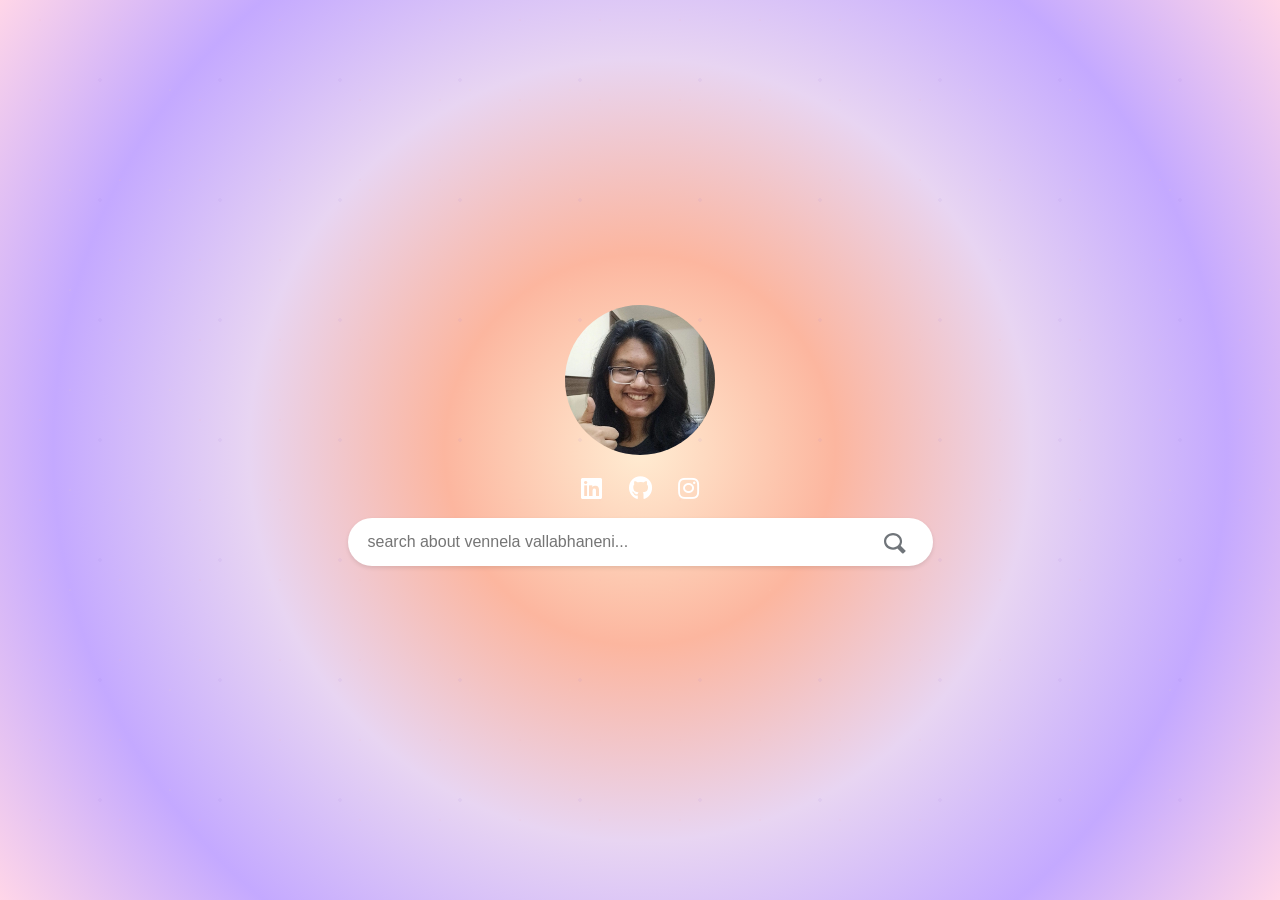
<file: index.html>
<!doctype html>
<html lang="en">
  <head>
    <link
      rel="stylesheet"
      href="https://cdnjs.cloudflare.com/ajax/libs/font-awesome/5.15.4/css/all.min.css"
    />
    <link rel="stylesheet" href="src/css/style.css" />
    <meta charset="UTF-8" />
    <meta name="viewport" content="width=device-width, initial-scale=1.0" />
    <title>Venn</title>
  </head>
  <body>
    <div class="profile-picture">
      <img src="src/elements/img.jpeg" alt="Profile Picture" />
    </div>
    <div class="social-icons">
      <a
        style="text-decoration: none"
        href="https://www.linkedin.com/in/venn-v/"
        target="_blank"
        class="social-icon"
      >
        <i class="fab fa-linkedin"></i>
      </a>
      <a
        style="text-decoration: none"
        href="https://github.com/vennby"
        target="_blank"
        class="social-icon"
      >
        <i class="fab fa-github"></i>
      </a>
      <a
        href="https://www.instagram.com/venn.by"
        target="_blank"
        class="social-icon"
      >
        <i class="fab fa-instagram"></i>
      </a>
    </div>
    <div class="search-container">
      <input
        type="text"
        class="search-input"
        placeholder="search about vennela vallabhaneni..."
      />
      <svg
        class="search-icon"
        width="24"
        height="24"
        viewBox="0 0 24 24"
        fill="none"
        xmlns="http://www.w3.org/2000/svg"
      >
        <path
          d="M21.398 20.5787L16.6704 15.8511C17.5799 14.5607 18.0682 13.0025 18.0682 11.3713C18.0682 6.68233 14.3659 3 9.03409 3C3.7023 3 0 6.68233 0 11.3713C0 16.0603 3.7023 19.7427 9.03409 19.7427C10.6226 19.7427 12.1073 19.2728 13.3944 18.5012L18.1465 23.2288C18.5369 23.6219 19.1661 23.6219 19.5565 23.2288L21.398 21.4377C21.7884 21.0445 21.7884 20.4094 21.398 20.5787ZM9.03409 17.5036C5.19278 17.5036 2.20455 14.5124 2.20455 11.3713C2.20455 8.23013 5.19278 5.23888 9.03409 5.23888C12.8754 5.23888 15.8636 8.23013 15.8636 11.3713C15.8636 14.5124 12.8754 17.5036 9.03409 17.5036Z"
          fill="#70757A"
        />
      </svg>
      <div class="dropdown" id="dropdown">
        <div class="dropdown-item">
          <a href="about.html" class="option-link" target="_self">
            <div class="option-text">About Me</div>
            <div class="subscript">
              just a little about what makes me, me :)
            </div>
          </a>
        </div>
        <div class="dropdown-item">
          <a href="gallery.html" class="option-link">
            <div class="option-text">My Projects and Experiences</div>
            <div class="subscript">
              more about what i have cooked, and what i'm cooking...
            </div>
          </a>
        </div>
        <div class="dropdown-item">
          <a href="projects.html" class="option-link">
            <div class="option-text">My Skills and Capabilities</div>
            <div class="subscript">
              a neat lil overview of what i can do, be sure to check it out!
            </div>
          </a>
        </div>
      </div>
    </div>

    <!-- Search Results Modal -->
    <div class="search-results-overlay" id="searchResultsOverlay">
      <div class="search-results-header">
        <div class="search-results-logo">vennela's results</div>
        <button class="close-results-btn" onclick="closeSearchResults()">
          ×
        </button>
      </div>
      <div class="search-results-content">
        <button class="back-btn" onclick="closeSearchResults()">← Back</button>
        <div id="resultsContainer"></div>
      </div>
    </div>

    <script src="src/js/index.js"></script>
  </body>
</html>
</file>
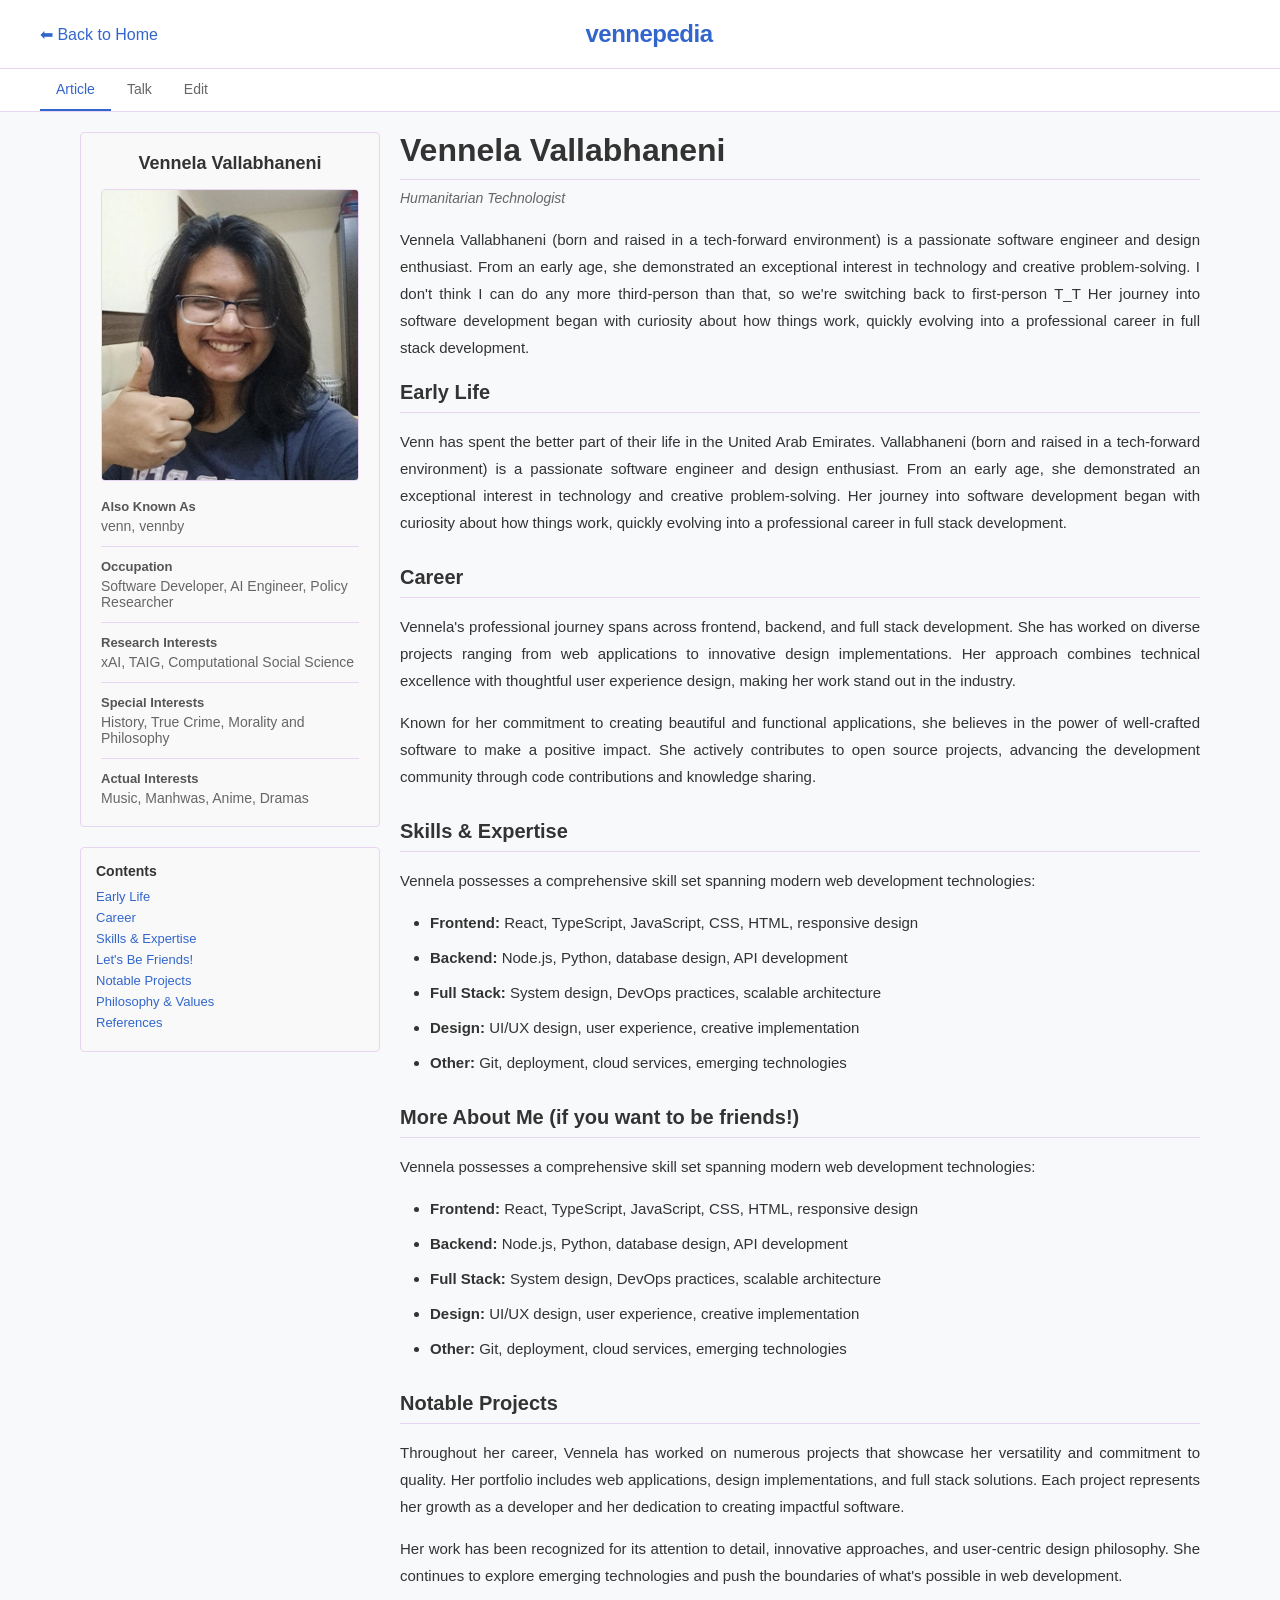
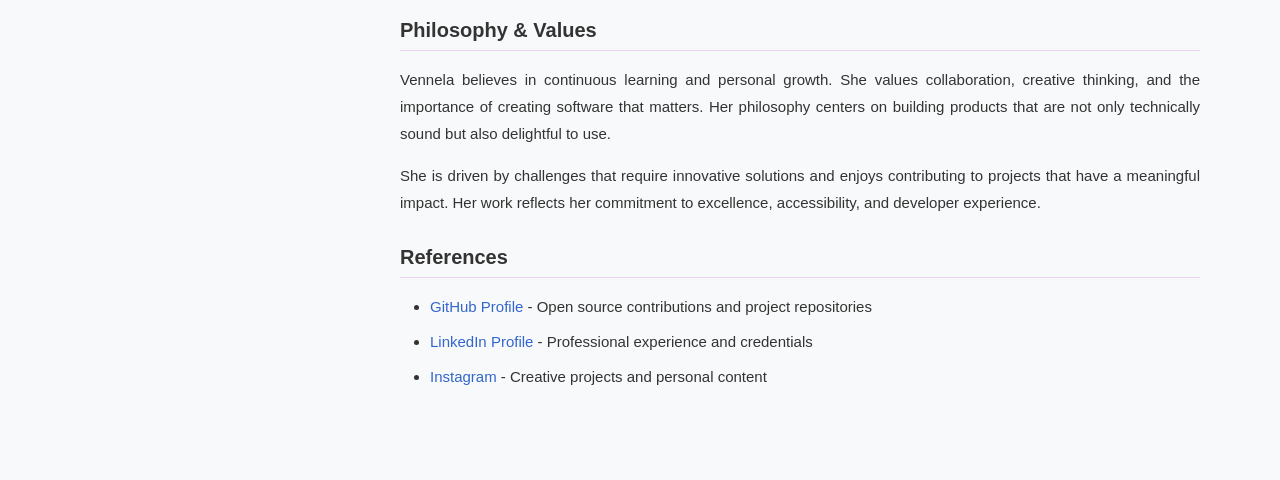
<file: about.html>
<!doctype html>
<html lang="en">
  <head>
    <link
      rel="stylesheet"
      href="https://cdnjs.cloudflare.com/ajax/libs/font-awesome/5.15.4/css/all.min.css"
    />
    <link rel="stylesheet" href="src/css/style.css" />
    <meta charset="UTF-8" />
    <meta name="viewport" content="width=device-width, initial-scale=1.0" />
    <title>Vennepedia</title>
  </head>
  <body class="wiki-body">
    <div class="wiki-modal wiki-modal-full">
      <div class="wiki-header">
        <a href="index.html" class="wiki-back-link">⬅ Back to Home</a>
        <div class="wiki-logo">vennepedia</div>
        <div style="width: 100px"></div>
      </div>

      <div class="wiki-tabs">
        <button class="wiki-tab active" onclick="switchTab('article')">
          Article
        </button>
        <button class="wiki-tab" onclick="switchTab('talk')">Talk</button>
        <button class="wiki-tab" onclick="switchTab('edit')">Edit</button>
      </div>

      <div class="wiki-content">
        <!-- Sidebar -->
        <div class="wiki-sidebar">
          <div class="wiki-infobox">
            <div class="wiki-infobox-title">Vennela Vallabhaneni</div>
            <img
              src="src/elements/img.jpeg"
              alt="Vennela Vallabhaneni"
              class="wiki-infobox-image"
            />

            <div class="wiki-infobox-row">
              <div class="wiki-infobox-label">Also Known As</div>
              <div class="wiki-infobox-value">venn, vennby</div>
            </div>

            <div class="wiki-infobox-row">
              <div class="wiki-infobox-label">Occupation</div>
              <div class="wiki-infobox-value">
                Software Developer, AI Engineer, Policy Researcher
              </div>
            </div>

            <div class="wiki-infobox-row">
              <div class="wiki-infobox-label">Research Interests</div>
              <div class="wiki-infobox-value">
                xAI, TAIG, Computational Social Science
              </div>
            </div>

            <div class="wiki-infobox-row">
              <div class="wiki-infobox-label">Special Interests</div>
              <div class="wiki-infobox-value">
                History, True Crime, Morality and Philosophy
              </div>
            </div>

            <div class="wiki-infobox-row">
              <div class="wiki-infobox-label">Actual Interests</div>
              <div class="wiki-infobox-value">
                Music, Manhwas, Anime, Dramas
              </div>
            </div>
          </div>

          <div class="wiki-toc">
            <div class="wiki-toc-title">Contents</div>
            <ol class="wiki-toc-list">
              <li class="wiki-toc-item">
                <a onclick="scrollToSection('early-life')">Early Life</a>
              </li>
              <li class="wiki-toc-item">
                <a onclick="scrollToSection('career')">Career</a>
              </li>
              <li class="wiki-toc-item">
                <a onclick="scrollToSection('skills')">Skills & Expertise</a>
              </li>
              <li class="wiki-toc-item">
                <a onclick="scrollToSection('more-about-me')"
                  >Let's Be Friends!</a
                >
              </li>
              <li class="wiki-toc-item">
                <a onclick="scrollToSection('projects')">Notable Projects</a>
              </li>
              <li class="wiki-toc-item">
                <a onclick="scrollToSection('philosophy')"
                  >Philosophy & Values</a
                >
              </li>
              <li class="wiki-toc-item">
                <a onclick="scrollToSection('references')">References</a>
              </li>
            </ol>
          </div>
        </div>

        <!-- Main Content -->
        <div class="wiki-main">
          <h1 class="wiki-title">Vennela Vallabhaneni</h1>
          <p class="wiki-subtitle">Humanitarian Technologist</p>
          <p class="wiki-paragraph">
            Vennela Vallabhaneni (born and raised in a tech-forward environment)
            is a passionate software engineer and design enthusiast. From an
            early age, she demonstrated an exceptional interest in technology
            and creative problem-solving. I don't think I can do any more
            third-person than that, so we're switching back to first-person T_T
            Her journey into software development began with curiosity about how
            things work, quickly evolving into a professional career in full
            stack development.
          </p>

          <div class="wiki-section" id="early-life">
            <h2 class="wiki-section-title">Early Life</h2>
            <p class="wiki-paragraph">
              Venn has spent the better part of their life in the United Arab
              Emirates. Vallabhaneni (born and raised in a tech-forward
              environment) is a passionate software engineer and design
              enthusiast. From an early age, she demonstrated an exceptional
              interest in technology and creative problem-solving. Her journey
              into software development began with curiosity about how things
              work, quickly evolving into a professional career in full stack
              development.
            </p>
          </div>

          <div class="wiki-section" id="career">
            <h2 class="wiki-section-title">Career</h2>
            <p class="wiki-paragraph">
              Vennela's professional journey spans across frontend, backend, and
              full stack development. She has worked on diverse projects ranging
              from web applications to innovative design implementations. Her
              approach combines technical excellence with thoughtful user
              experience design, making her work stand out in the industry.
            </p>
            <p class="wiki-paragraph">
              Known for her commitment to creating beautiful and functional
              applications, she believes in the power of well-crafted software
              to make a positive impact. She actively contributes to open source
              projects, advancing the development community through code
              contributions and knowledge sharing.
            </p>
          </div>

          <div class="wiki-section" id="skills">
            <h2 class="wiki-section-title">Skills & Expertise</h2>
            <p class="wiki-paragraph">
              Vennela possesses a comprehensive skill set spanning modern web
              development technologies:
            </p>
            <ul class="wiki-list">
              <li>
                <strong>Frontend:</strong> React, TypeScript, JavaScript, CSS,
                HTML, responsive design
              </li>
              <li>
                <strong>Backend:</strong> Node.js, Python, database design, API
                development
              </li>
              <li>
                <strong>Full Stack:</strong> System design, DevOps practices,
                scalable architecture
              </li>
              <li>
                <strong>Design:</strong> UI/UX design, user experience, creative
                implementation
              </li>
              <li>
                <strong>Other:</strong> Git, deployment, cloud services,
                emerging technologies
              </li>
            </ul>
          </div>

          <div class="wiki-section" id="more-about-me">
            <h2 class="wiki-section-title">
              More About Me (if you want to be friends!)
            </h2>
            <p class="wiki-paragraph">
              Vennela possesses a comprehensive skill set spanning modern web
              development technologies:
            </p>
            <ul class="wiki-list">
              <li>
                <strong>Frontend:</strong> React, TypeScript, JavaScript, CSS,
                HTML, responsive design
              </li>
              <li>
                <strong>Backend:</strong> Node.js, Python, database design, API
                development
              </li>
              <li>
                <strong>Full Stack:</strong> System design, DevOps practices,
                scalable architecture
              </li>
              <li>
                <strong>Design:</strong> UI/UX design, user experience, creative
                implementation
              </li>
              <li>
                <strong>Other:</strong> Git, deployment, cloud services,
                emerging technologies
              </li>
            </ul>
          </div>

          <div class="wiki-section" id="projects">
            <h2 class="wiki-section-title">Notable Projects</h2>
            <p class="wiki-paragraph">
              Throughout her career, Vennela has worked on numerous projects
              that showcase her versatility and commitment to quality. Her
              portfolio includes web applications, design implementations, and
              full stack solutions. Each project represents her growth as a
              developer and her dedication to creating impactful software.
            </p>
            <p class="wiki-paragraph">
              Her work has been recognized for its attention to detail,
              innovative approaches, and user-centric design philosophy. She
              continues to explore emerging technologies and push the boundaries
              of what's possible in web development.
            </p>
          </div>

          <div class="wiki-section" id="philosophy">
            <h2 class="wiki-section-title">Philosophy & Values</h2>
            <p class="wiki-paragraph">
              Vennela believes in continuous learning and personal growth. She
              values collaboration, creative thinking, and the importance of
              creating software that matters. Her philosophy centers on building
              products that are not only technically sound but also delightful
              to use.
            </p>
            <p class="wiki-paragraph">
              She is driven by challenges that require innovative solutions and
              enjoys contributing to projects that have a meaningful impact. Her
              work reflects her commitment to excellence, accessibility, and
              developer experience.
            </p>
          </div>

          <div class="wiki-section" id="references">
            <h2 class="wiki-section-title">References</h2>
            <ul class="wiki-list">
              <li>
                <a
                  href="https://github.com/vennby"
                  class="wiki-link"
                  target="_blank"
                  >GitHub Profile</a
                >
                - Open source contributions and project repositories
              </li>
              <li>
                <a
                  href="https://www.linkedin.com/in/venn-v/"
                  class="wiki-link"
                  target="_blank"
                  >LinkedIn Profile</a
                >
                - Professional experience and credentials
              </li>
              <li>
                <a
                  href="https://www.instagram.com/venn.by"
                  class="wiki-link"
                  target="_blank"
                  >Instagram</a
                >
                - Creative projects and personal content
              </li>
            </ul>
          </div>
        </div>
      </div>
    </div>

    <script src="src/js/about.js"></script>
  </body>
</html>
</file>
<file: src/css/style.css>
* {
  margin: 0;
  padding: 0;
  box-sizing: border-box;
}

body {
  background: radial-gradient(
    circle at center,
    #ffecd2 0%,
    #fcb69f 25%,
    #e8d5f2 50%,
    #c4a9ff 75%,
    #ffd6e8 100%
  );
  color: white; /* Default text color */
  font-family: Arial, sans-serif;
  margin: 0;
  padding: 0;
  position: relative;
  overflow: hidden;
  font-family: Arial, sans-serif;
  margin: 0;
  padding: 0;
  display: flex;
  flex-direction: column;
  justify-content: center;
  align-items: center;
  height: 100vh;
  animation: floating 3s infinite alternate ease-in-out;
  transform: translateY(-20px);
}

body::before {
  content: "";
  position: absolute;
  top: 0;
  left: 0;
  width: 100%;
  height: 100%;
  z-index: -1; /* Push background below elements */
  background-image:
    radial-gradient(circle, rgba(255, 182, 193, 0.15) 1px, transparent 1px),
    radial-gradient(circle, rgba(147, 112, 219, 0.1) 2px, transparent 2px),
    radial-gradient(circle, rgba(255, 218, 185, 0.12) 1.5px, transparent 1.5px);
  background-size:
    80px 80px,
    120px 120px,
    100px 100px;
  background-position:
    0 0,
    40px 40px,
    20px 60px;
  opacity: 0.7;
}

@keyframes floating {
  0% {
    transform: translateY(0);
  }
  100% {
    transform: translateY(-10px);
  }
}

.profile-picture {
  width: 150px;
  height: 150px;
  border-radius: 50%;
  overflow: hidden;
  margin-bottom: 20px;
  margin-top: 10px;
}

.profile-picture img {
  width: 100%;
  height: auto;
}

.social-icons {
  margin-top: 0px;
  margin-bottom: 15px;
}

.social-icon {
  color: #fff;
  font-size: 24px;
  margin: 0 10px;
  transition: transform 0.3s ease-in-out;
}

.social-icon:hover {
  color: #ff6b9d;
  transform: translateY(-3px);
}

.search-container {
  position: relative;
  width: 585px;
  max-width: 90%;
}

.search-input {
  border: none;
  background-color: #fff;
  font-size: 16px;
  padding: 15px 65px 15px 20px;
  width: 100%;
  border-radius: 25px;
  outline: none;
  transition: box-shadow 0.3s;
  box-shadow: 0 2px 4px rgba(0, 0, 0, 0.1);
}

.search-input:focus {
  box-shadow: 0 0 8px rgba(0, 0, 0, 0.3);
}

.search-icon {
  position: absolute;
  right: 25px;
  top: 50%;
  transform: translateY(-50%) scale(1);
  cursor: pointer;
  transition: transform 0.3s ease-in-out;
}

.search-icon:hover {
  transform: translateY(-50%) scale(1.1);
}

.dropdown {
  position: absolute;
  top: calc(100% + 5px);
  left: 0;
  width: 100%;
  background-color: #fff;
  border-radius: 8px;
  box-shadow: 0 2px 4px rgba(0, 0, 0, 0.1);
  overflow: hidden;
  max-height: 0;
  opacity: 0;
  transition:
    max-height 0.5s ease-in-out,
    opacity 0.3s ease-in-out;
}

.dropdown.show {
  max-height: 1000px;
  opacity: 1;
}

.dropdown-item {
  padding: 10px 20px;
  font-size: 16px;
  color: #333;
  cursor: pointer;
  transition: background-color 0.3s;
}

.dropdown-item:hover {
  background-color: #ffe6f0;
}

.dropdown-item:hover .subscript {
  color: #000;
}

.dropdown-item:hover .option-text {
  font-size: 16px;
  color: #000;
}

/* Remove underline and apply purple glow for dropdown links */
.dropdown-item a {
  text-decoration: none;
  color: inherit;
}

.dropdown-item a:hover {
  color: #fff;
  text-shadow: 0 0 8px #ffe6f0;
}

.option-text {
  font-size: 16px;
  color: #333;
}

.subscript {
  font-size: 12px;
  color: #888;
  margin-top: 5px;
}

.bottom-image {
  width: 100%;
}
/* Search Results Page */
.search-results-overlay {
  display: none;
  position: fixed;
  top: 0;
  left: 0;
  width: 100%;
  height: 100%;
  background: linear-gradient(135deg, #fffbf8 0%, #fff5f0 100%);
  z-index: 1000;
  overflow-y: auto;
  animation: fadeIn 0.3s ease-in-out;
}

.search-results-overlay.active {
  display: flex;
  flex-direction: column;
}

@keyframes fadeIn {
  from {
    opacity: 0;
  }
  to {
    opacity: 1;
  }
}

.search-results-header {
  padding: 20px 40px;
  border-bottom: 1px solid #e8d5f2;
  background: white;
  display: flex;
  align-items: center;
  justify-content: space-between;
}

.search-results-logo {
  font-size: 28px;
  font-weight: bold;
  background: linear-gradient(90deg, #ff6b9d 0%, #c4a9ff 100%);
  -webkit-background-clip: text;
  -webkit-text-fill-color: transparent;
  background-clip: text;
}

.close-results-btn {
  background: none;
  border: none;
  font-size: 24px;
  cursor: pointer;
  color: #666;
  transition: color 0.3s;
}

.close-results-btn:hover {
  color: #ff6b9d;
}

.search-results-content {
  flex: 1;
  padding: 40px;
  max-width: 800px;
  margin: 0 auto;
  width: 100%;
}

.result-title {
  color: #1a73e8;
  font-size: 20px;
  font-weight: 500;
  margin-top: 25px;
  margin-bottom: 5px;
  cursor: pointer;
  transition: color 0.3s;
}

.result-title:hover {
  color: #ff6b9d;
}

.result-url {
  color: #006621;
  font-size: 14px;
  margin-bottom: 8px;
}

.result-description {
  color: #545454;
  font-size: 15px;
  line-height: 1.6;
  margin-bottom: 20px;
}

.result-category {
  color: #ff6b9d;
  font-weight: 600;
  font-size: 12px;
  text-transform: uppercase;
  margin-bottom: 10px;
  letter-spacing: 0.5px;
}

.search-result-item {
  padding: 15px 0;
  border-bottom: 1px solid #e8d5f2;
}

.search-result-item:last-child {
  border-bottom: none;
}

.back-btn {
  display: inline-block;
  margin-bottom: 30px;
  padding: 10px 15px;
  background: linear-gradient(90deg, #ff6b9d 0%, #c4a9ff 100%);
  color: white;
  text-decoration: none;
  border-radius: 5px;
  border: none;
  cursor: pointer;
  transition: transform 0.2s;
}

.back-btn:hover {
  transform: translateY(-2px);
}
/* Wikipedia Style About Page */
.wiki-modal {
  display: none;
  position: fixed;
  top: 0;
  left: 0;
  width: 100%;
  height: 100%;
  background: #f8f9fa;
  z-index: 1000;
  overflow-y: auto;
  animation: fadeIn 0.3s ease-in-out;
}

.wiki-modal.active {
  display: block;
}

.wiki-header {
  background: white;
  border-bottom: 1px solid #e8d5f2;
  padding: 20px 40px;
  display: flex;
  justify-content: space-between;
  align-items: center;
  position: sticky;
  top: 0;
  z-index: 10;
}

.wiki-logo {
  font-size: 24px;
  font-weight: bold;
  color: #3366cc;
  letter-spacing: -0.5px;
}

.wiki-close {
  background: none;
  border: none;
  font-size: 28px;
  cursor: pointer;
  color: #666;
  transition: color 0.2s;
}

.wiki-close:hover {
  color: #ff6b9d;
}

.wiki-tabs {
  background: white;
  border-bottom: 1px solid #e8d5f2;
  display: flex;
  gap: 0;
  padding: 0 40px;
}

.wiki-tab {
  padding: 12px 16px;
  border: none;
  background: none;
  cursor: pointer;
  border-bottom: 2px solid transparent;
  color: #666;
  font-size: 14px;
  transition: all 0.2s;
}

.wiki-tab.active {
  border-bottom-color: #3366cc;
  color: #3366cc;
  font-weight: 500;
}

.wiki-tab:hover {
  color: #3366cc;
}

.wiki-content {
  max-width: 1200px;
  margin: 0 auto;
  display: flex;
  gap: 20px;
  padding: 20px 40px;
}

.wiki-sidebar {
  width: 300px;
  flex-shrink: 0;
}

.wiki-infobox {
  background: #f9f9f9;
  border: 1px solid #e8d5f2;
  border-radius: 4px;
  padding: 20px;
  margin-bottom: 20px;
  font-size: 14px;
}

.wiki-infobox-title {
  font-size: 18px;
  font-weight: bold;
  margin-bottom: 15px;
  text-align: center;
  color: #333;
}

.wiki-infobox-image {
  width: 100%;
  height: auto;
  border-radius: 4px;
  margin-bottom: 15px;
  border: 1px solid #e8d5f2;
}

.wiki-infobox-row {
  margin-bottom: 12px;
  padding-bottom: 12px;
  border-bottom: 1px solid #e8d5f2;
}

.wiki-infobox-row:last-child {
  border-bottom: none;
  margin-bottom: 0;
  padding-bottom: 0;
}

.wiki-infobox-label {
  font-weight: 600;
  color: #555;
  font-size: 13px;
}

.wiki-infobox-value {
  color: #666;
  margin-top: 4px;
}

.wiki-toc {
  background: #f9f9f9;
  border: 1px solid #e8d5f2;
  border-radius: 4px;
  padding: 15px;
  margin-bottom: 20px;
}

.wiki-toc-title {
  font-weight: bold;
  margin-bottom: 10px;
  color: #333;
  font-size: 14px;
}

.wiki-toc-list {
  list-style: none;
  padding: 0;
  font-size: 13px;
}

.wiki-toc-item {
  margin-bottom: 6px;
}

.wiki-toc-item a {
  color: #3366cc;
  text-decoration: none;
  cursor: pointer;
}

.wiki-toc-item a:hover {
  text-decoration: underline;
}

.wiki-main {
  flex: 1;
  min-width: 0;
}

.wiki-title {
  font-size: 32px;
  font-weight: 700;
  margin-bottom: 10px;
  color: #333;
  border-bottom: 1px solid #e8d5f2;
  padding-bottom: 10px;
}

.wiki-subtitle {
  font-size: 14px;
  color: #666;
  margin-bottom: 20px;
  font-style: italic;
}

.wiki-section {
  margin-bottom: 30px;
}

.wiki-section-title {
  font-size: 20px;
  font-weight: 700;
  color: #333;
  border-bottom: 1px solid #e8d5f2;
  padding-bottom: 8px;
  margin-bottom: 15px;
  margin-top: 20px;
}

.wiki-section:first-child .wiki-section-title {
  margin-top: 0;
}

.wiki-paragraph {
  color: #333;
  line-height: 1.8;
  margin-bottom: 15px;
  text-align: justify;
  font-size: 15px;
}

.wiki-link {
  color: #3366cc;
  text-decoration: none;
  cursor: pointer;
}

.wiki-link:hover {
  text-decoration: underline;
}

.wiki-citation {
  font-size: 11px;
  color: #666;
  vertical-align: super;
  margin: 0 2px;
}

.wiki-list {
  margin: 15px 0;
  padding-left: 30px;
  color: #333;
  font-size: 15px;
  line-height: 1.8;
}

.wiki-list li {
  margin-bottom: 8px;
}
/* About Page Specific */
.wiki-body {
  background: #f8f9fa !important;
  animation: none !important;
  transform: none !important;
  display: block !important;
  height: auto !important;
  overflow: visible !important;
}

.wiki-body::before {
  display: none !important;
}

.wiki-modal-full {
  display: block !important;
  position: static !important;
  background: #f8f9fa !important;
  z-index: auto !important;
  padding-bottom: 40px;
}

.wiki-modal-full.active {
  display: block !important;
}

.wiki-back-link {
  color: #3366cc;
  text-decoration: none;
  cursor: pointer;
  transition: color 0.2s;
}

.wiki-back-link:hover {
  color: #ff6b9d;
  text-decoration: underline;
}
</file>
